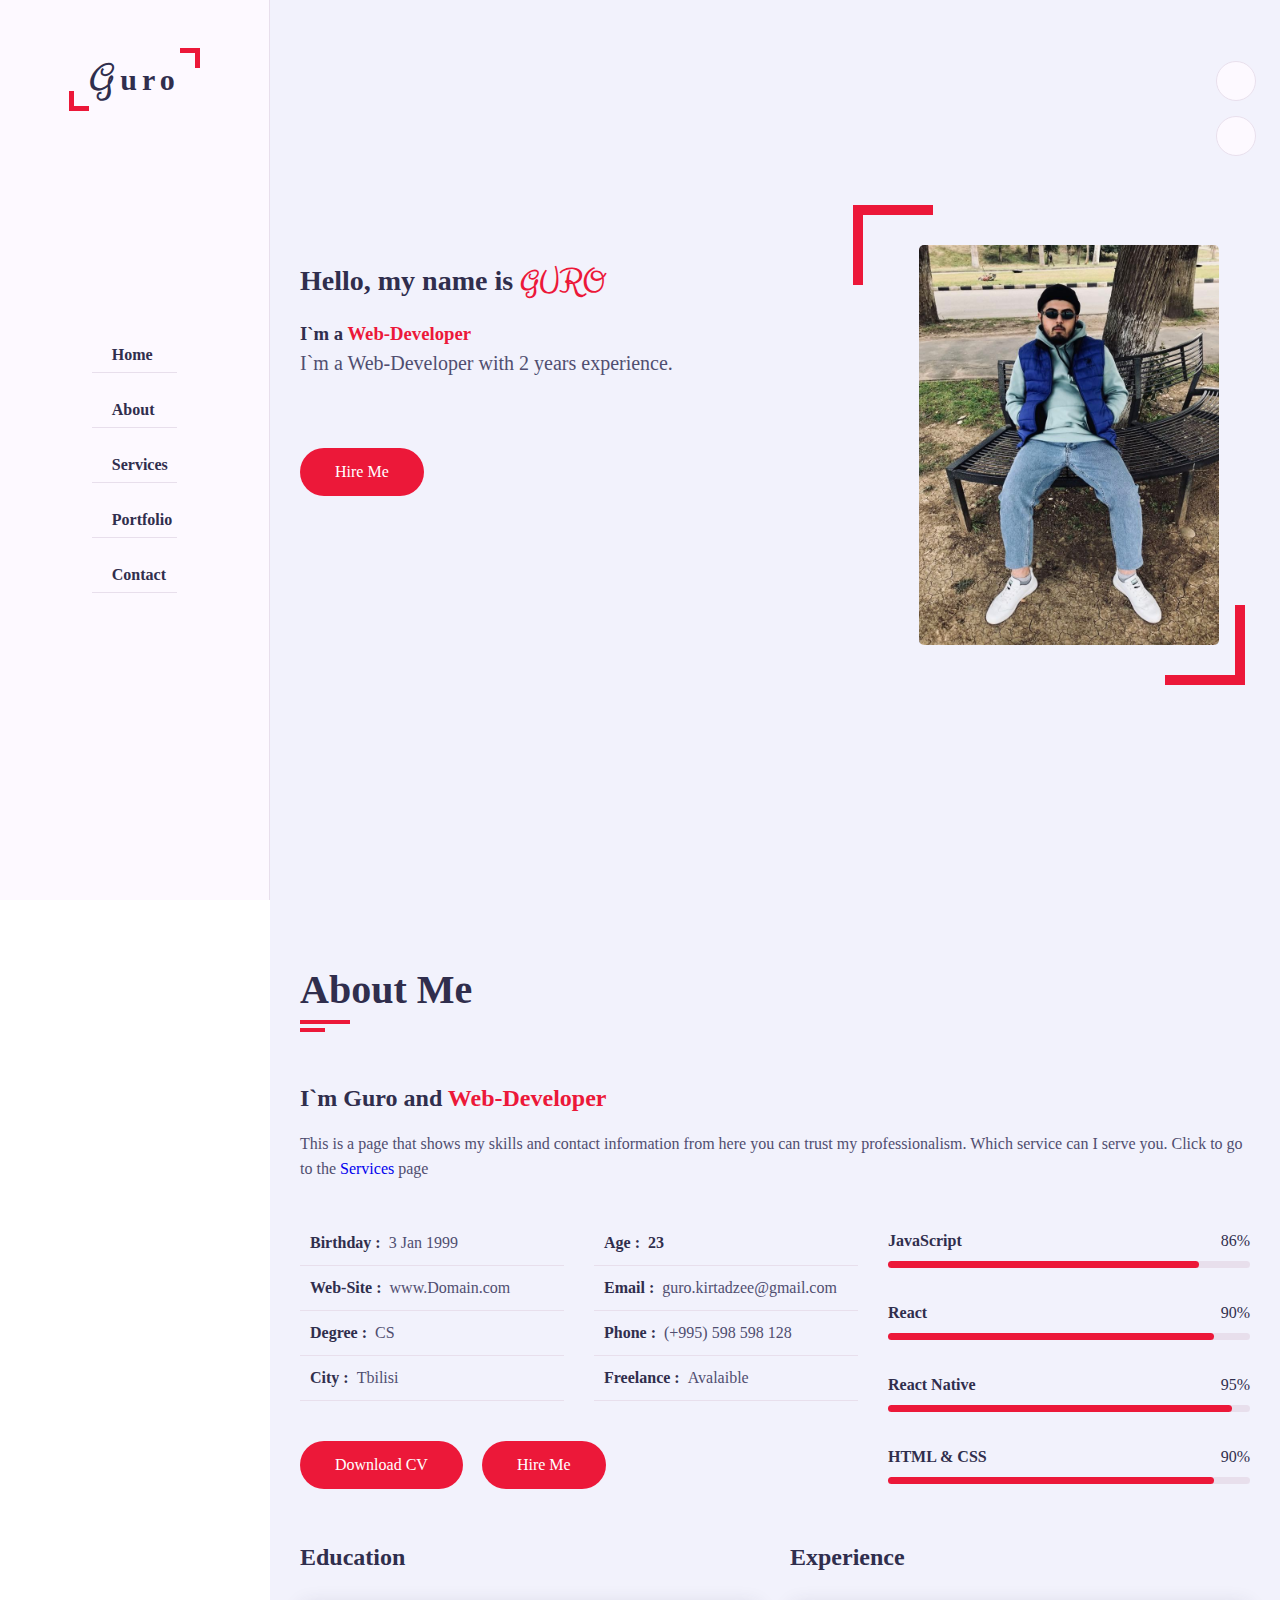
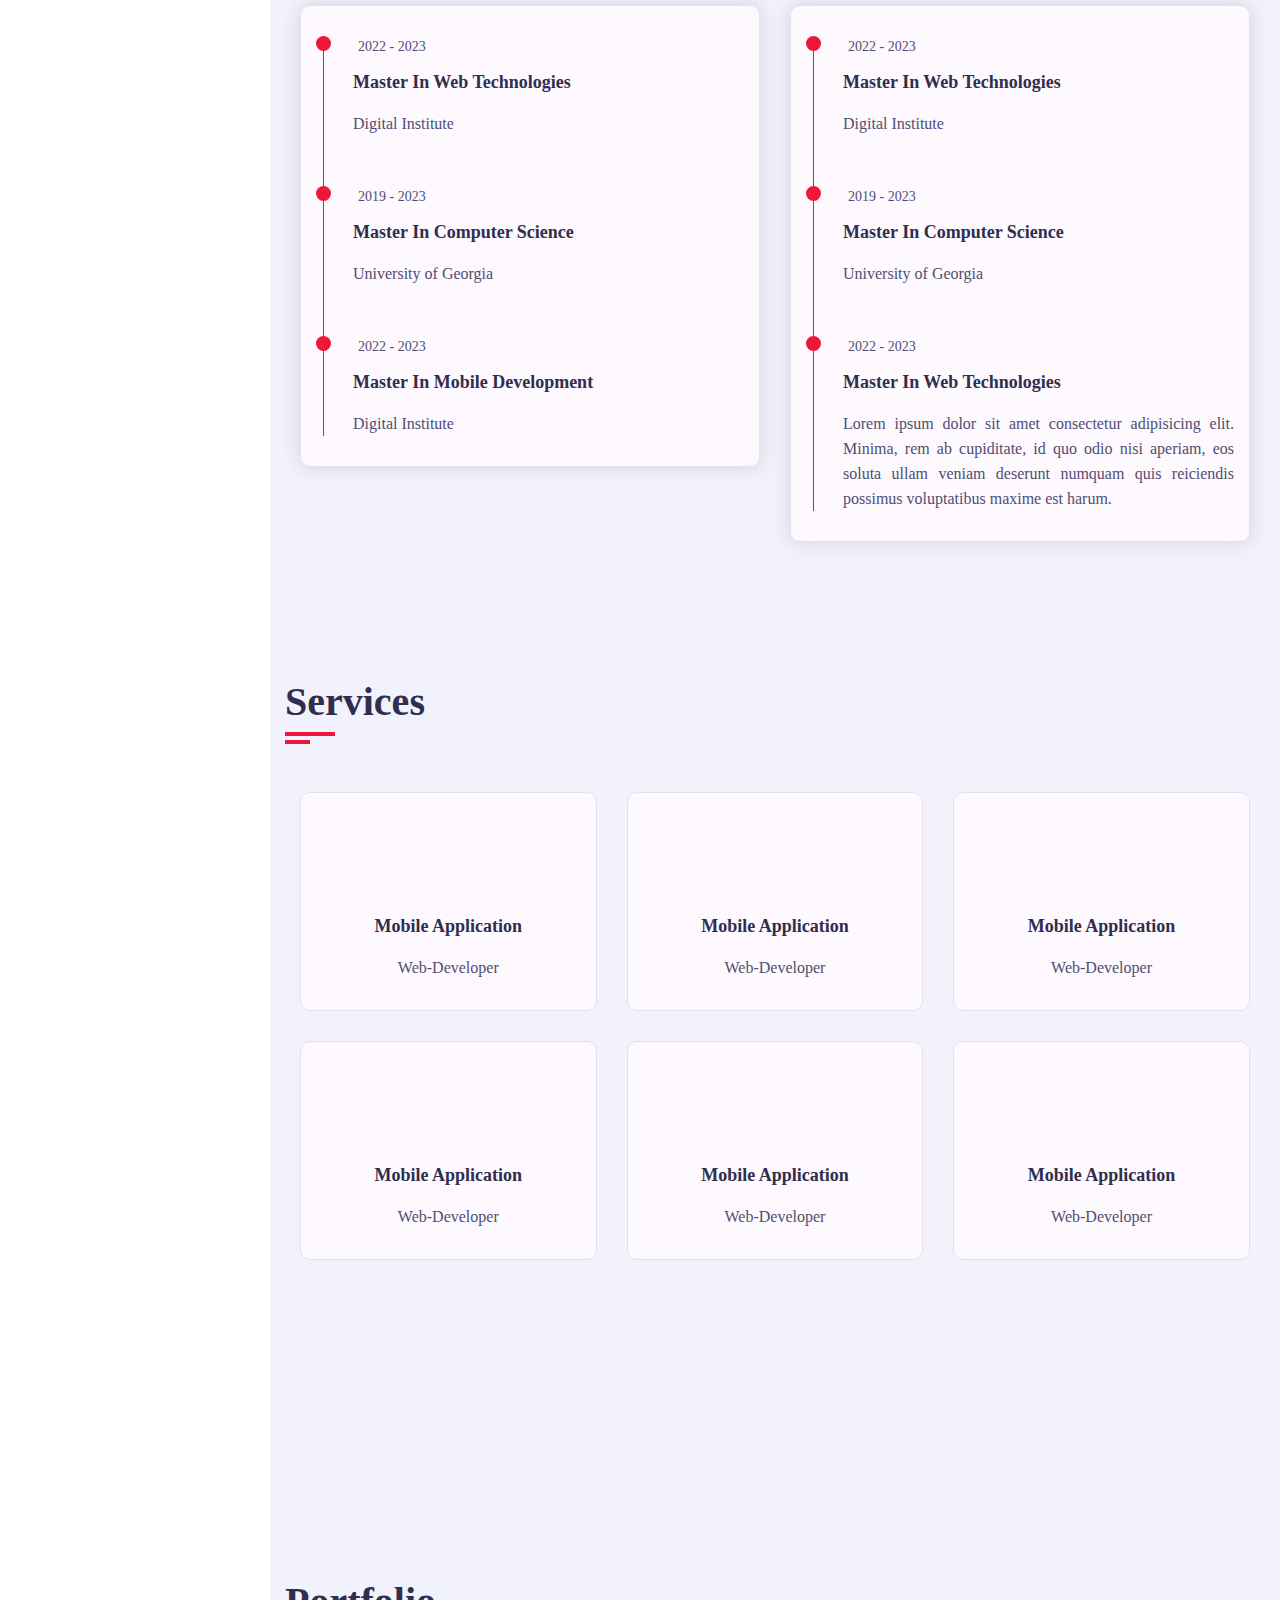
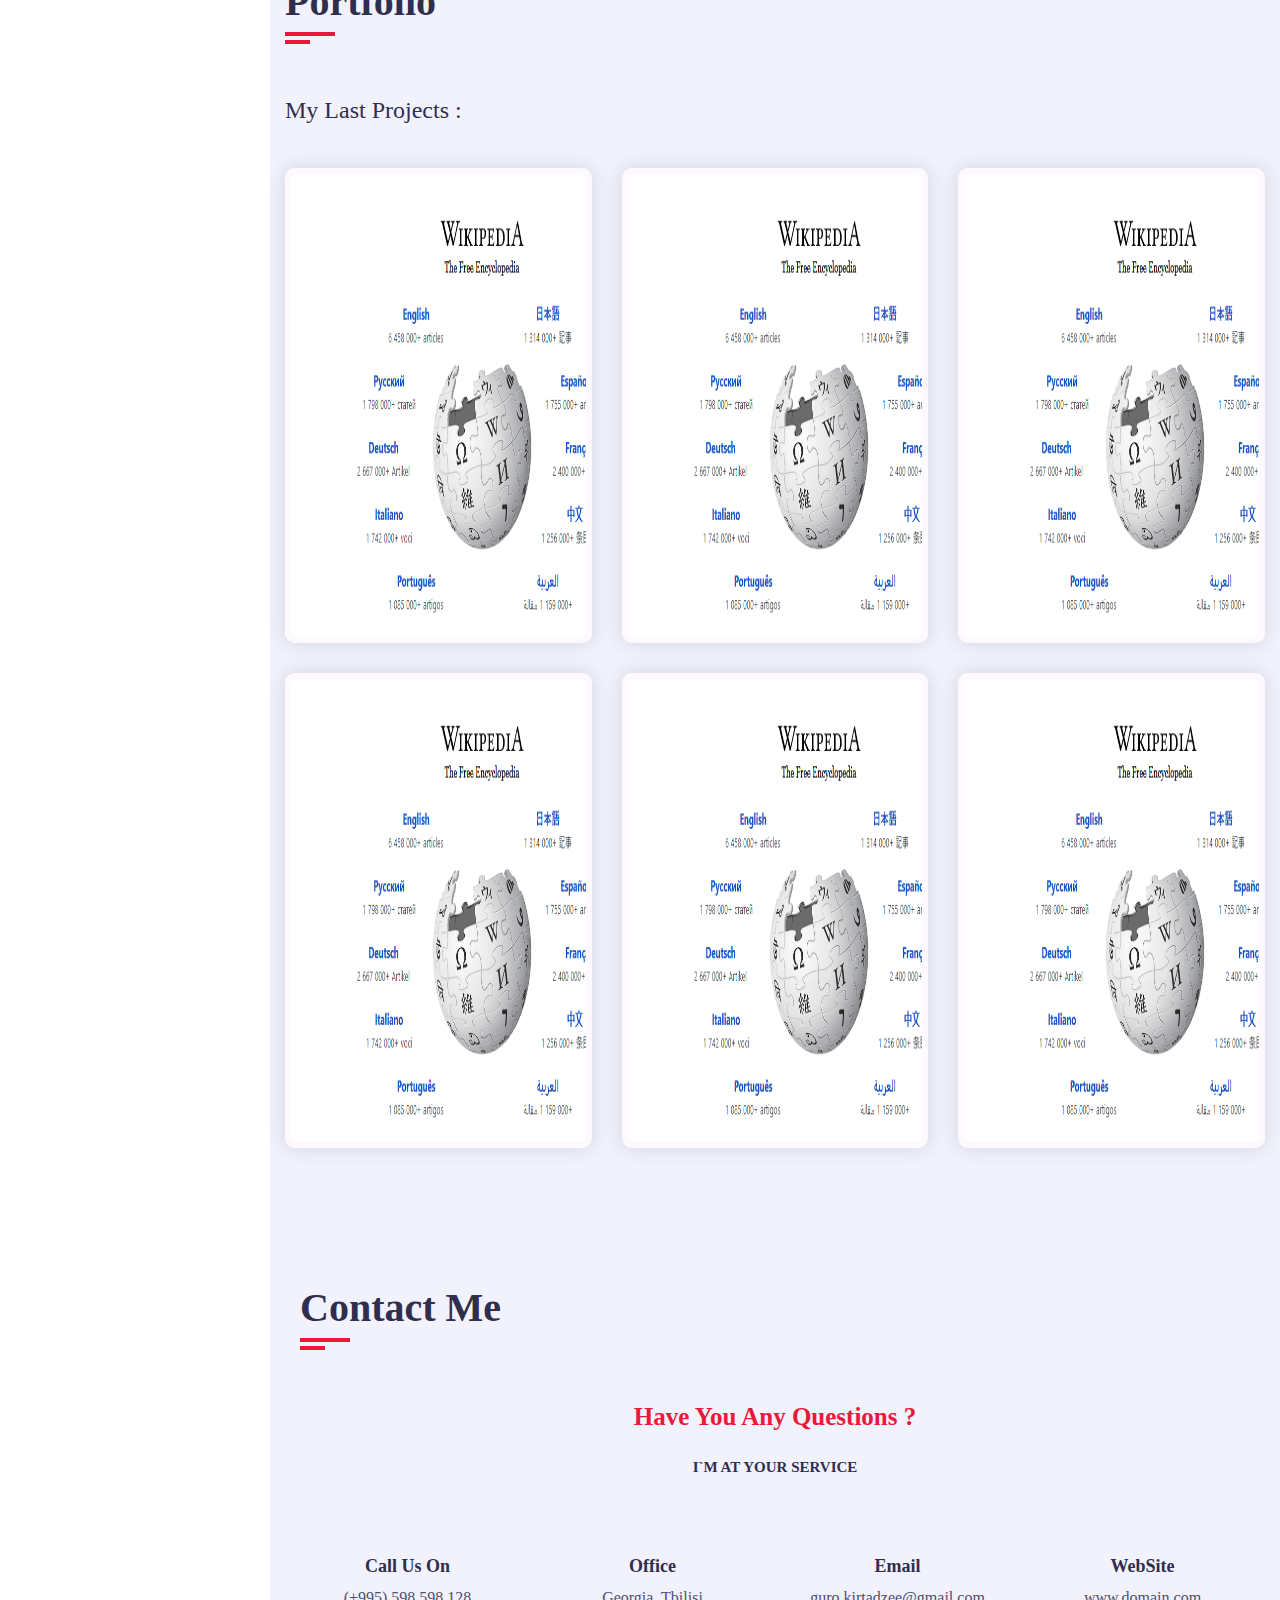
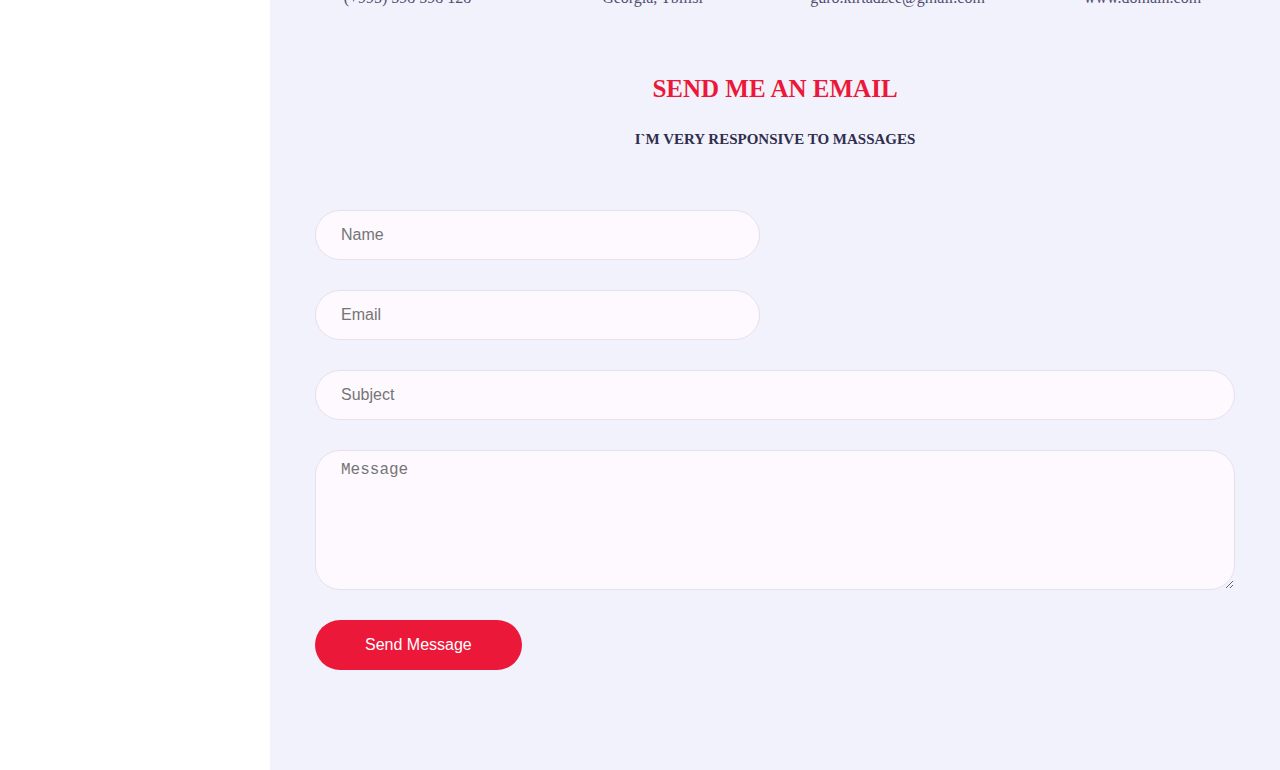
<file: index.html>
<html lang="en">
  <head>
    <meta charset="UTF-8" />
    <meta http-equiv="X-UA-Compatible" content="IE=edge" />
    <meta name="viewport" content="width=device-width, initial-scale=1.0" />
    <!-- CSS Files -->
    <link rel="stylesheet" href="./CSS/style.css" />
    <link rel="stylesheet" href="./CSS/skins/color-1.css" />
    <link rel="stylesheet" href="./CSS/style-switcher.css" />
    <!-- Alterative Style -->
    <link
      rel="stylesheet"
      href="./CSS/skins/color-1.css"
      class="alternate-style"
      title="color-1"
      disabled
    />
    <link
      rel="stylesheet"
      href="./CSS/skins/color-2.css"
      class="alternate-style"
      title="color-2"
      disabled
    />
    <link
      rel="stylesheet"
      href="./CSS/skins/color-3.css"
      class="alternate-style"
      title="color-3"
      disabled
    />
    <link
      rel="stylesheet"
      href="./CSS/skins/color-4.css"
      class="alternate-style"
      title="color-4"
      disabled
    />
    <link
      rel="stylesheet"
      href="./CSS/skins/color-5.css"
      class="alternate-style"
      title="color-5"
      disabled
    />
    <!-- Font Awesome -->
    <link
      rel="stylesheet"
      href="https://cdnjs.cloudflare.com/ajax/libs/font-awesome/6.1.1/css/all.min.css"
      integrity="sha512-KfkfwYDsLkIlwQp6LFnl8zNdLGxu9YAA1QvwINks4PhcElQSvqcyVLLD9aMhXd13uQjoXtEKNosOWaZqXgel0g=="
      crossorigin="anonymous"
      referrerpolicy="no-referrer"
    />
    <link rel="shortcut icon" href="./Img/FAV/GGred.svg" type="image/x-icon" />
    <title>G-Folio</title>
  </head>

  <body>
    <!-- Main Container Start -->
    <div class="main-container">
      <!-- Aside Start  -->
      <div class="aside">
        <div class="logo">
          <a href="#"><span>G</span>uro</a>
        </div>
        <div class="nav-toggler">
          <span></span>
        </div>
        <ul class="nav">
          <li>
            <a href="#home" class="active"><i class="fa fa-home"> </i>Home</a>
          </li>
          <li>
            <a href="#about"><i class="fa fa-user"> </i>About</a>
          </li>
          <li>
            <a href="#services"><i class="fa fa-list"> </i>Services</a>
          </li>
          <li>
            <a href="#portfolio"><i class="fa fa-briefcase"> </i>Portfolio</a>
          </li>
          <li>
            <a href="#contact"><i class="fa fa-comments"> </i>Contact</a>
          </li>
        </ul>
      </div>
      <!-- Aside End  -->

      <!-- Main Content Start  -->
      <div class="main-content">
        <!-- Home Section Start -->
        <section class="home section" id="home">
          <div class="container">
            <div class="row">
              <div class="home-info padd-15">
                <h3 class="hello">
                  Hello, my name is <span class="name">GURO</span>
                </h3>
                <h3 class="my-profession">
                  I`m a <span class="typing">Web-Developer</span>
                </h3>
                <p>I`m a Web-Developer with 2 years experience.</p>
                <a href="#contact" class="btn hire-me">Hire Me</a>
              </div>
              <div class="home-img padd-15">
                <img src="./Img/Guro.jpg" alt="Me" />
              </div>
            </div>
          </div>
        </section>
        <!-- Home Section End   -->

        <!-- About Section Start -->
        <section class="about section" id="about">
          <div class="container">
            <div class="row">
              <div class="section-title padd-15">
                <h2>About Me</h2>
              </div>
            </div>
            <div class="row">
              <div class="about-content padd-15">
                <div class="row">
                  <div class="about-text padd-15">
                    <h3>I`m Guro and <span>Web-Developer</span></h3>
                    <p>
                      This is a page that shows my skills and contact
                      information from here you can trust my professionalism.
                      Which service can I serve you. Click to go to the
                      <a href="#services">Services</a> page
                    </p>
                  </div>
                </div>
                <div class="row">
                  <div class="personal-info padd-15">
                    <div class="row">
                      <div class="info-item padd-15">
                        <p>Birthday : <span>3 Jan 1999</span></p>
                      </div>
                      <div class="info-item padd-15">
                        <p>Age : <span></span>23</p>
                      </div>
                      <div class="info-item padd-15">
                        <p>Web-Site : <span>www.Domain.com</span></p>
                      </div>
                      <div class="info-item padd-15">
                        <p>Email : <span>guro.kirtadzee@gmail.com</span></p>
                      </div>
                      <div class="info-item padd-15">
                        <p>Degree : <span>CS</span></p>
                      </div>
                      <div class="info-item padd-15">
                        <p>Phone : <span>(+995) 598 598 128</span></p>
                      </div>
                      <div class="info-item padd-15">
                        <p>City : <span>Tbilisi</span></p>
                      </div>
                      <div class="info-item padd-15">
                        <p>Freelance : <span>Avalaible</span></p>
                      </div>
                    </div>
                    <div class="row">
                      <div class="buttons padd-15">
                        <a href="#" class="btn">Download CV</a>
                        <a href="#contact" class="btn hire-me">Hire Me</a>
                      </div>
                    </div>
                  </div>
                  <div class="skills padd-15">
                    <div class="row">
                      <div class="skill-item padd-15">
                        <h5>JavaScript</h5>
                        <div class="progress">
                          <div class="progress-in" style="width: 86%"></div>
                          <div class="progress-percent">86%</div>
                        </div>
                      </div>
                      <div class="skill-item padd-15">
                        <h5>React</h5>
                        <div class="progress">
                          <div class="progress-in" style="width: 90%"></div>
                          <div class="progress-percent">90%</div>
                        </div>
                      </div>
                      <div class="skill-item padd-15">
                        <h5>React Native</h5>
                        <div class="progress">
                          <div class="progress-in" style="width: 95%"></div>
                          <div class="progress-percent">95%</div>
                        </div>
                      </div>
                      <div class="skill-item padd-15">
                        <h5>HTML & CSS</h5>
                        <div class="progress">
                          <div class="progress-in" style="width: 90%"></div>
                          <div class="progress-percent">90%</div>
                        </div>
                      </div>
                    </div>
                  </div>
                </div>
                <div class="row">
                  <div class="education padd-15">
                    <h3 class="title">Education</h3>
                    <div class="row">
                      <div class="timeline-box padd-15">
                        <div class="timeline shadow-dark">
                          <!-- Timeline Item -->
                          <div class="timeline-item">
                            <div class="circle-dot"></div>
                            <h3 class="timeline-date">
                              <i class="fa fa-calendar"></i>2022 - 2023
                            </h3>
                            <h4 class="timeline-title">
                              Master in Web Technologies
                            </h4>
                            <p class="timeline-text">Digital Institute</p>
                          </div>
                          <!-- Timeline Item -->
                          <div class="timeline-item">
                            <div class="circle-dot"></div>
                            <h3 class="timeline-date">
                              <i class="fa fa-calendar"></i>2019 - 2023
                            </h3>
                            <h4 class="timeline-title">
                              Master in Computer Science
                            </h4>
                            <p class="timeline-text">University of Georgia</p>
                          </div>
                          <!-- Timeline Item -->
                          <div class="timeline-item">
                            <div class="circle-dot"></div>
                            <h3 class="timeline-date">
                              <i class="fa fa-calendar"></i>2022 - 2023
                            </h3>
                            <h4 class="timeline-title">
                              Master in Mobile Development
                            </h4>
                            <p class="timeline-text">Digital Institute</p>
                          </div>
                        </div>
                      </div>
                    </div>
                  </div>
                  <div class="experience padd-15">
                    <h3 class="title">Experience</h3>
                    <div class="row">
                      <div class="timeline-box padd-15">
                        <div class="timeline shadow-dark">
                          <!-- Timeline Item -->
                          <div class="timeline-item">
                            <div class="circle-dot"></div>
                            <h3 class="timeline-date">
                              <i class="fa fa-calendar"></i>2022 - 2023
                            </h3>
                            <h4 class="timeline-title">
                              Master in Web Technologies
                            </h4>
                            <p class="timeline-text">Digital Institute</p>
                          </div>
                          <!-- Timeline Item -->
                          <div class="timeline-item">
                            <div class="circle-dot"></div>
                            <h3 class="timeline-date">
                              <i class="fa fa-calendar"></i>2019 - 2023
                            </h3>
                            <h4 class="timeline-title">
                              Master in Computer Science
                            </h4>
                            <p class="timeline-text">University of Georgia</p>
                          </div>
                          <!-- Timeline Item -->
                          <div class="timeline-item">
                            <div class="circle-dot"></div>
                            <h3 class="timeline-date">
                              <i class="fa fa-calendar"></i>2022 - 2023
                            </h3>
                            <h4 class="timeline-title">
                              Master in Web Technologies
                            </h4>
                            <p class="timeline-text">
                              Lorem ipsum dolor sit amet consectetur adipisicing
                              elit. Minima, rem ab cupiditate, id quo odio nisi
                              aperiam, eos soluta ullam veniam deserunt numquam
                              quis reiciendis possimus voluptatibus maxime est
                              harum.
                            </p>
                          </div>
                        </div>
                      </div>
                    </div>
                  </div>
                </div>
              </div>
            </div>
          </div>
        </section>
        <!-- About Section End -->
        <!-- Service Section Start -->
        <section class="service section" id="services">
          <div class="container">
            <div class="row">
              <div class="section-title">
                <h2>Services</h2>
              </div>
            </div>
            <div class="row">
              <!-- Service Item Start-->
              <div class="service-item padd-15">
                <div class="service-item-inner">
                  <div class="icon">
                    <i class="fa fa-mobile-alt"></i>
                  </div>
                  <h4>Mobile Application</h4>
                  <p>Web-Developer</p>
                </div>
              </div>
              <!-- Service Item End-->
              <!-- Service Item Start-->
              <div class="service-item padd-15">
                <div class="service-item-inner">
                  <div class="icon">
                    <i class="fa fa-laptop-code"></i>
                  </div>
                  <h4>Mobile Application</h4>
                  <p>Web-Developer</p>
                </div>
              </div>
              <!-- Service Item End-->
              <!-- Service Item Start-->
              <div class="service-item padd-15">
                <div class="service-item-inner">
                  <div class="icon">
                    <i class="fa fa-palette"></i>
                  </div>
                  <h4>Mobile Application</h4>
                  <p>Web-Developer</p>
                </div>
              </div>
              <!-- Service Item End-->
              <!-- Service Item Start-->
              <div class="service-item padd-15">
                <div class="service-item-inner">
                  <div class="icon">
                    <i class="fa fa-code"></i>
                  </div>
                  <h4>Mobile Application</h4>
                  <p>Web-Developer</p>
                </div>
              </div>
              <!-- Service Item End-->
              <!-- Service Item Start-->
              <div class="service-item padd-15">
                <div class="service-item-inner">
                  <div class="icon">
                    <i class="fa fa-search"></i>
                  </div>
                  <h4>Mobile Application</h4>
                  <p>Web-Developer</p>
                </div>
              </div>
              <!-- Service Item End-->
              <!-- Service Item Start-->
              <div class="service-item padd-15">
                <div class="service-item-inner">
                  <div class="icon">
                    <i class="fa fa-code-branch"></i>
                  </div>
                  <h4>Mobile Application</h4>
                  <p>Web-Developer</p>
                </div>
              </div>
              <!-- Service Item End-->
            </div>
          </div>
        </section>
        <!-- Service Section End -->
        <!-- Portfolio Section Start -->
        <section class="portfolio section" id="portfolio">
          <div class="container">
            <div class="row">
              <div class="section-title">
                <h2>Portfolio</h2>
              </div>
              <div class="row">
                <div class="portfolio-heading padd-15">
                  <h2>My Last Projects :</h2>
                </div>
              </div>
              <div class="row">
                <!-- porfolio item start -->
                <div class="portfolio-item padd-15">
                  <div class="portfolio-item-inner shadow-dark">
                    <div class="portflio-img">
                      <img
                        src="./Img/Wikipedia.png"
                        alt=""
                        style="width: 356px"
                        height="463px"
                      />
                    </div>
                  </div>
                </div>
                <!-- porfolio item end -->
                <!-- porfolio item start -->
                <div class="portfolio-item padd-15">
                  <div class="portfolio-item-inner shadow-dark">
                    <div class="portflio-img">
                      <img
                        src="./Img/Wikipedia.png"
                        alt=""
                        style="width: 356px"
                        height="463px"
                      />
                    </div>
                  </div>
                </div>
                <!-- porfolio item end -->
                <!-- porfolio item start -->
                <div class="portfolio-item padd-15">
                  <div class="portfolio-item-inner shadow-dark">
                    <div class="portflio-img">
                      <img
                        src="./Img/Wikipedia.png"
                        alt=""
                        style="width: 356px"
                        height="463px"
                      />
                    </div>
                  </div>
                </div>
                <!-- porfolio item end -->
                <!-- porfolio item start -->
                <div class="portfolio-item padd-15">
                  <div class="portfolio-item-inner shadow-dark">
                    <div class="portflio-img">
                      <img
                        src="./Img/Wikipedia.png"
                        alt=""
                        style="width: 356px"
                        height="463px"
                      />
                    </div>
                  </div>
                </div>
                <!-- porfolio item end -->
                <!-- porfolio item start -->
                <div class="portfolio-item padd-15">
                  <div class="portfolio-item-inner shadow-dark">
                    <div class="portflio-img">
                      <img
                        src="./Img/Wikipedia.png"
                        alt=""
                        style="width: 356px"
                        height="463px"
                      />
                    </div>
                  </div>
                </div>
                <!-- porfolio item end -->
                <!-- porfolio item start -->
                <div class="portfolio-item padd-15">
                  <div class="portfolio-item-inner shadow-dark">
                    <div class="portflio-img">
                      <img
                        src="./Img/Wikipedia.png"
                        alt=""
                        style="width: 356px"
                        height="463px"
                      />
                    </div>
                  </div>
                </div>
                <!-- porfolio item end -->
              </div>
            </div>
          </div>
        </section>
        <!-- Portfolio Section End -->
        <!-- Contact Section Start -->
        <section class="contact section" id="contact">
          <div class="container">
            <div class="row">
              <div class="section-title padd-15">
                <h2>Contact Me</h2>
              </div>
            </div>
            <h3 class="contact-title padd-15">Have You Any Questions ?</h3>
            <h4 class="contact-sub-title padd-15">I`M AT YOUR SERVICE</h4>
            <div class="row">
              <!-- Contact info item start -->
              <div class="contact-info-item padd-15">
                <div class="icon"><i class="fa fa-phone"></i></div>
                <h4>Call Us On</h4>
                <p>(+995) 598 598 128</p>
              </div>
              <!-- Contact info item end -->
              <!-- Contact info item start -->
              <div class="contact-info-item padd-15">
                <div class="icon"><i class="fa fa-map-marker-alt"></i></div>
                <h4>Office</h4>
                <p>Georgia, Tbilisi</p>
              </div>
              <!-- Contact info item end -->
              <!-- Contact info item start -->
              <div class="contact-info-item padd-15">
                <div class="icon"><i class="fa fa-envelope"></i></div>
                <h4>Email</h4>
                <p>guro.kirtadzee@gmail.com</p>
              </div>
              <!-- Contact info item end -->
              <!-- Contact info item start -->
              <div class="contact-info-item padd-15">
                <div class="icon"><i class="fa fa-globe-europe"></i></div>
                <h4>WebSite</h4>
                <p>www.domain.com</p>
              </div>
              <!-- Contact info item end -->
            </div>
            <h3 class="contact-title padd-15">SEND ME AN EMAIL</h3>
            <h4 class="contact-sub-title padd-15">
              I`M VERY RESPONSIVE TO MASSAGES
            </h4>
            <!-- Contact Form -->
            <div class="row">
              <div class="contact-form padd-15">
                <div class="form-item col-6 padd-15">
                  <div class="form-group">
                    <input
                      type="text"
                      class="form-control"
                      placeholder="Name"
                    />
                  </div>
                </div>
              </div>
              <div class="contact-form padd-15">
                <div class="form-item col-6 padd-15">
                  <div class="form-group">
                    <input
                      type="email"
                      class="form-control"
                      placeholder="Email"
                    />
                  </div>
                </div>
              </div>
            </div>
            <div class="row">
              <div class="contact-form padd-15">
                <div class="form-item col-12 padd-15">
                  <div class="form-group">
                    <input
                      type="text"
                      class="form-control"
                      placeholder="Subject"
                    />
                  </div>
                </div>
              </div>
            </div>
            <div class="row">
              <div class="contact-form padd-15">
                <div class="form-item col-12 padd-15">
                  <div class="form-group">
                    <textarea
                      name=""
                      class="form-control"
                      id=""
                      placeholder="Message"
                    ></textarea>
                  </div>
                </div>
              </div>
            </div>
            <div class="row">
              <div class="contact-form padd-15">
                <div class="form-item col-12 padd-15">
                  <button type="submit" class="btn">Send Message</button>
                </div>
              </div>
            </div>
          </div>
        </section>
        <!-- Contact Section End -->
      </div>
      <!-- Main Content End    -->
    </div>
    <!-- Main Container End -->
    <!-- Style Switcher Start -->
    <div class="style-switcher">
      <div class="style-switcher-toggler s-icon">
        <i class="fas fa-cog fa-spin"></i>
      </div>
      <div class="day-night s-icon">
        <i class="fas"></i>
      </div>
      <h4>Theme Colors</h4>
      <div class="colors">
        <span class="color-1" onclick="setActiveStyle('color-1')"></span>
        <span class="color-2" onclick="setActiveStyle('color-2')"></span>
        <span class="color-3" onclick="setActiveStyle('color-3')"></span>
        <span class="color-4" onclick="setActiveStyle('color-4')"></span>
        <span class="color-5" onclick="setActiveStyle('color-5')"></span>
      </div>
    </div>
    <!-- Style Switcher End -->
    <!-- JS Is Here -->
    <script src="./JS/script.js"></script>
    <script src="./JS/style-switcher.js"></script>
    <script src="https://code.jquery.com/jquery-3.6.0.js"></script>
  </body>
</html>
</file>
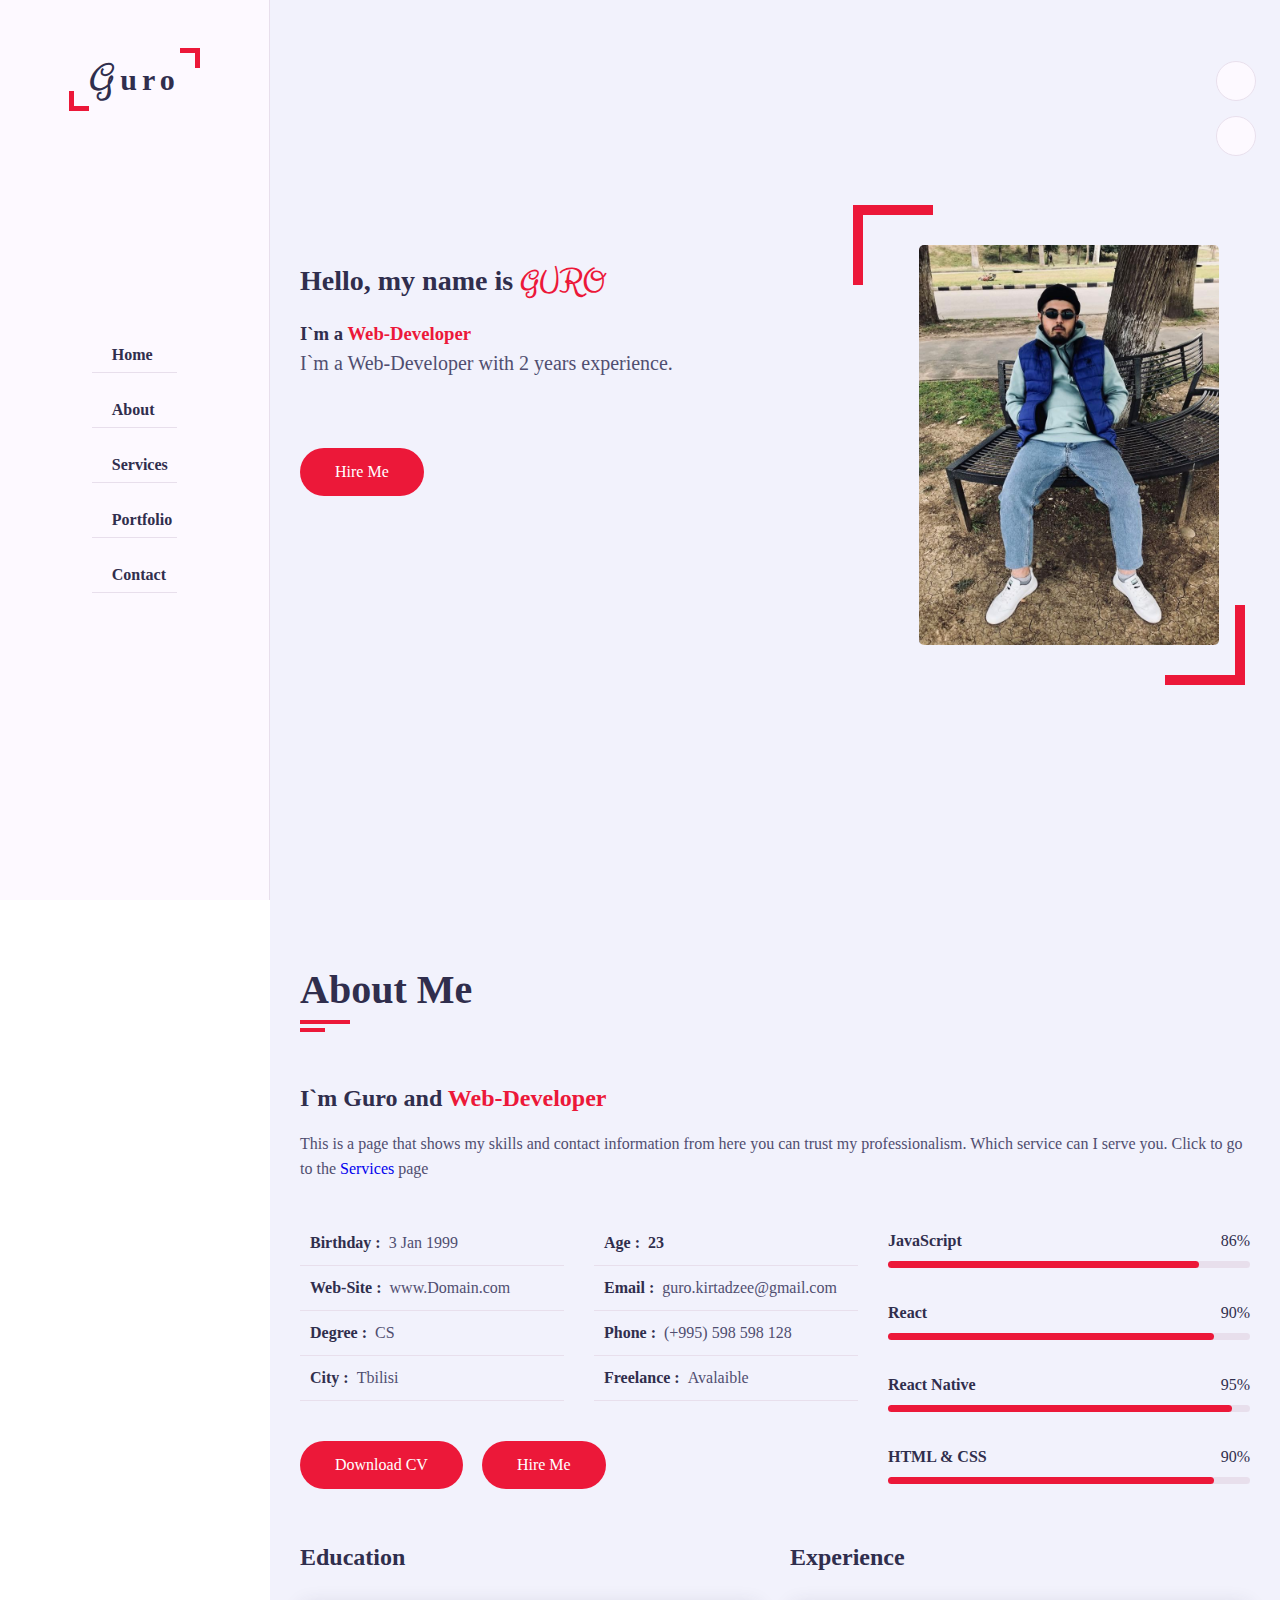
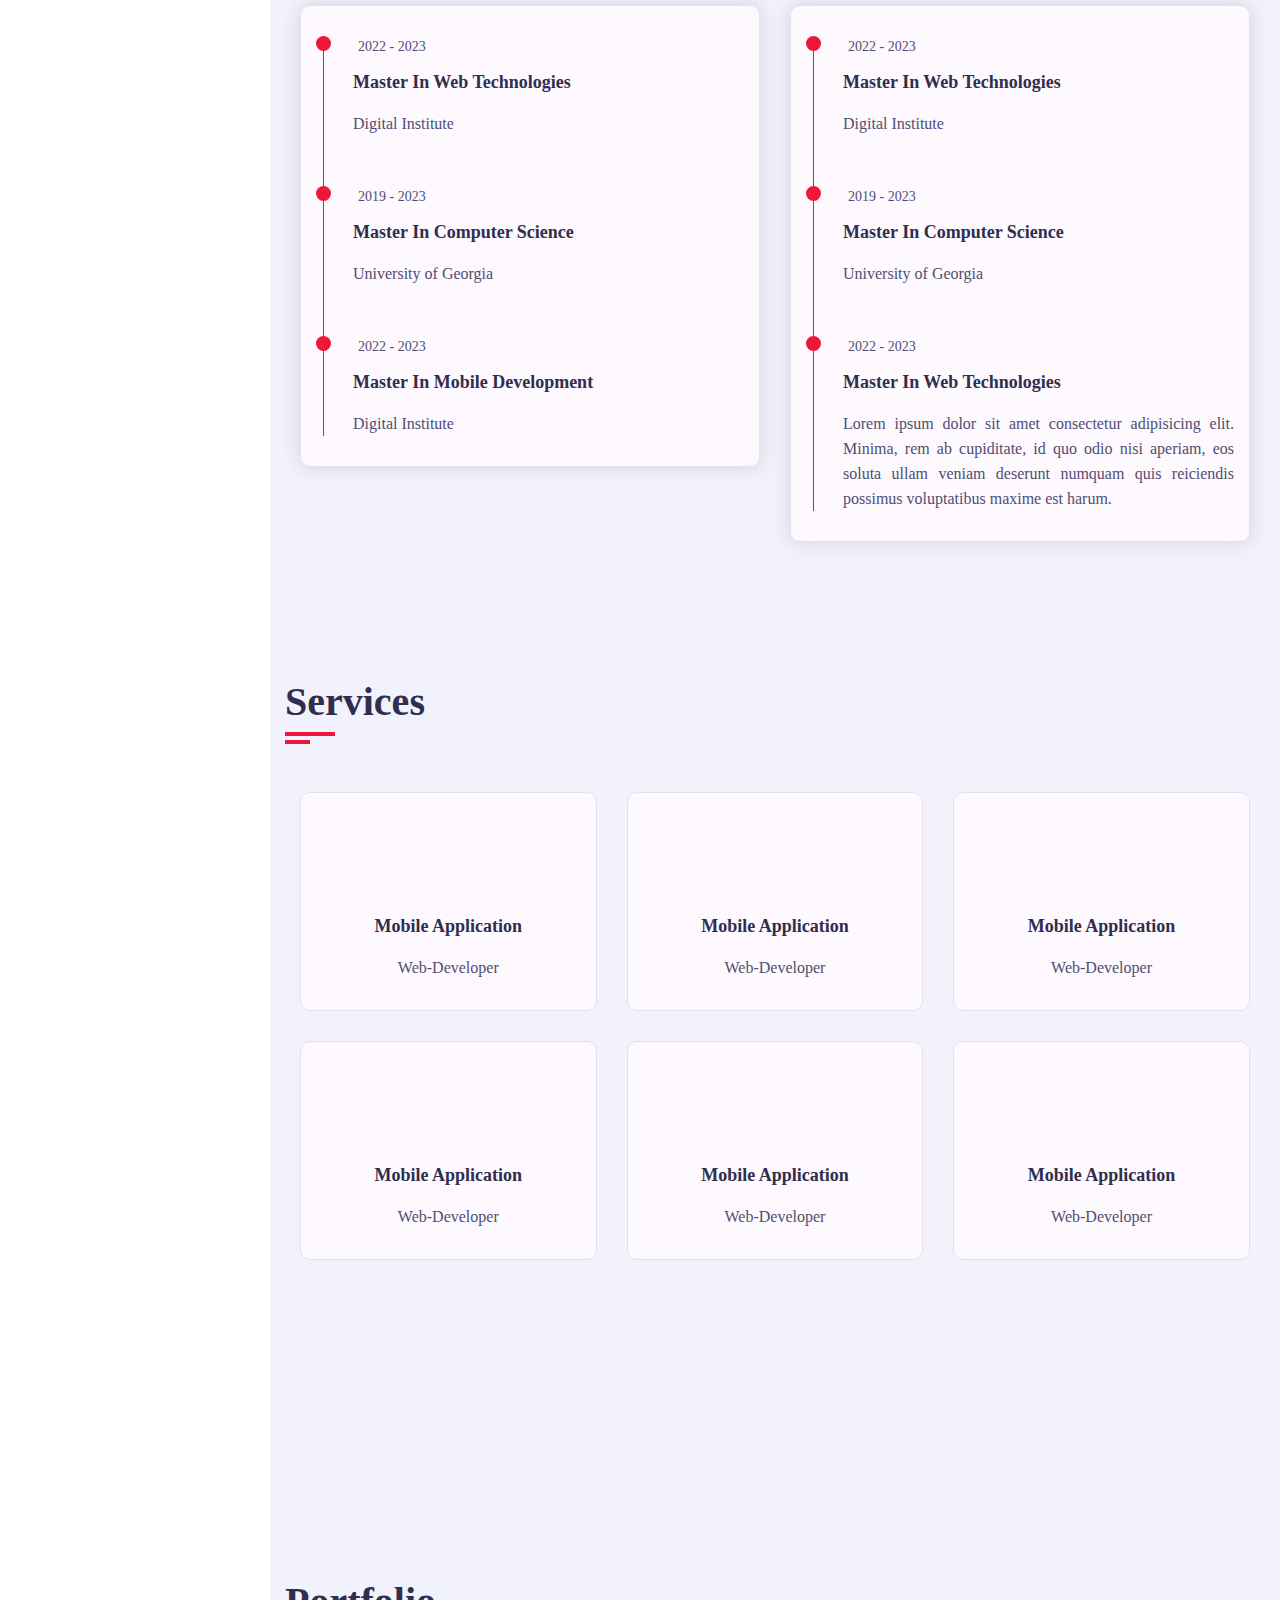
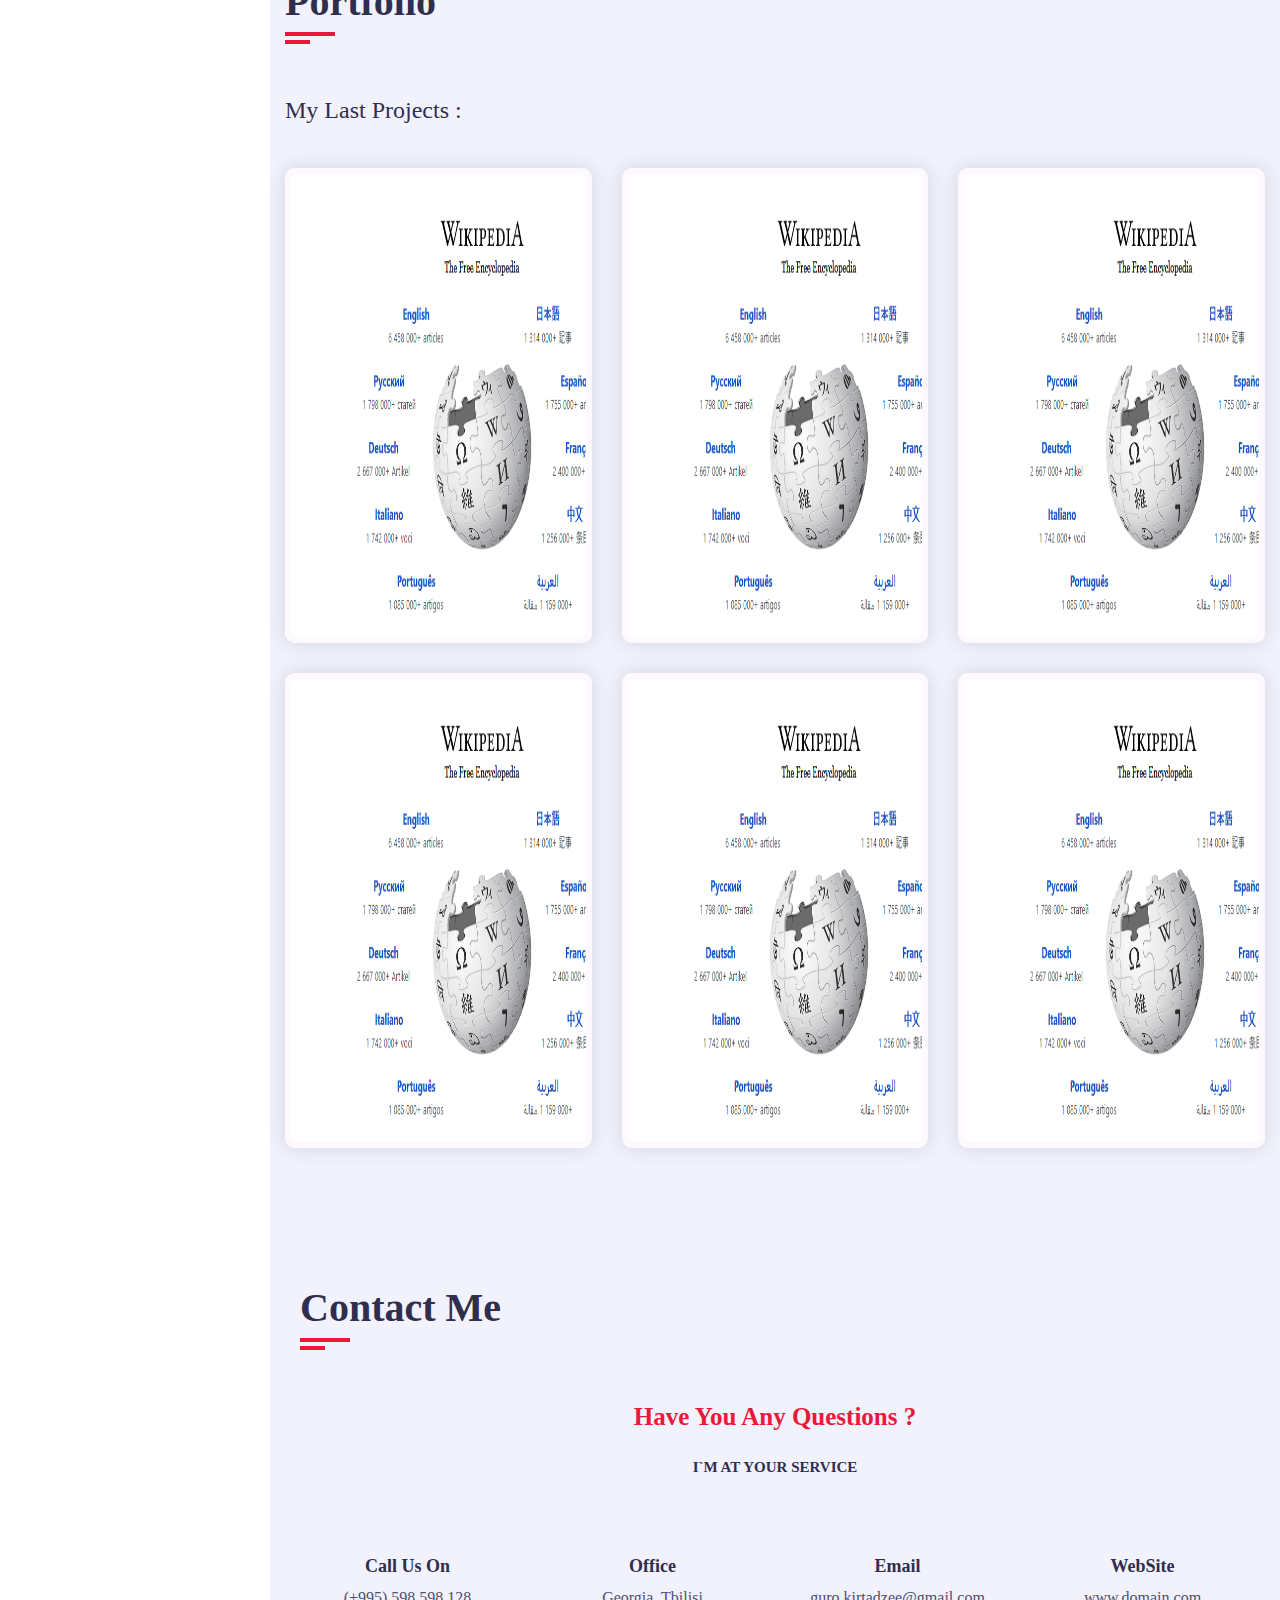
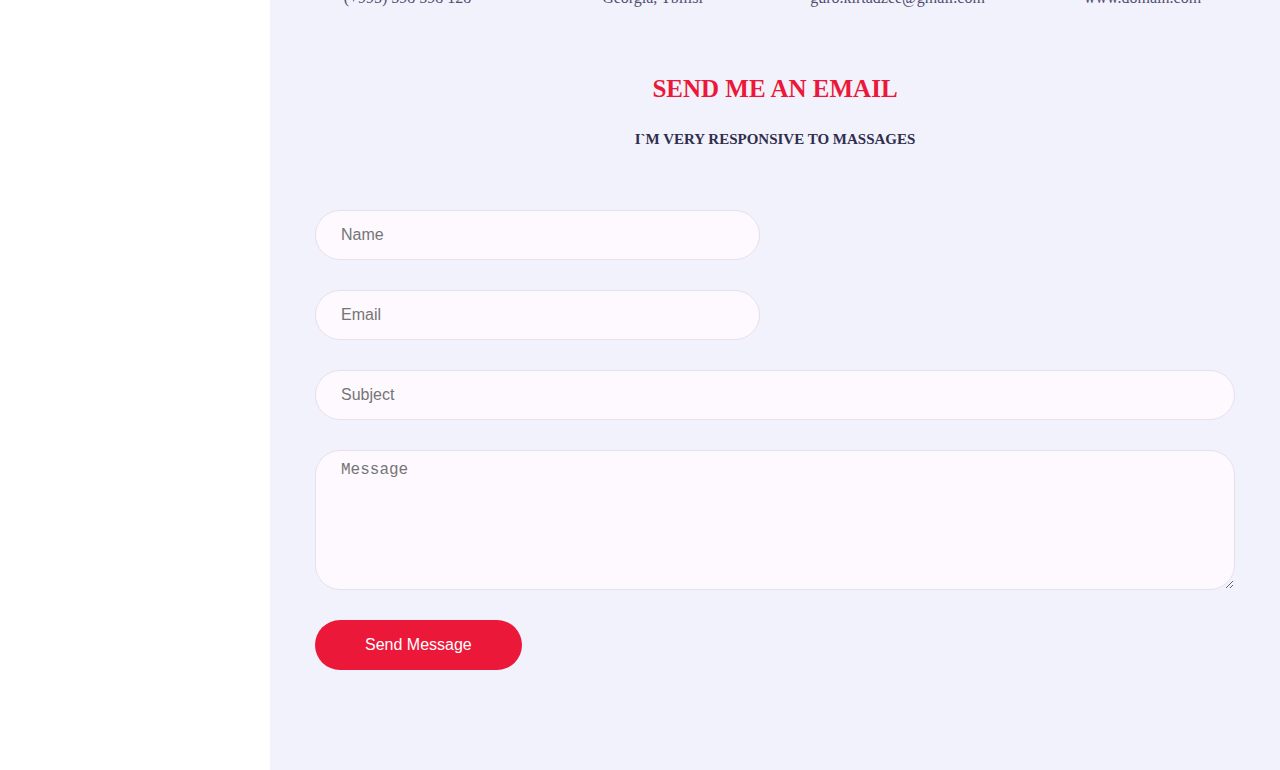
<file: contact.html>
<html lang="en">
  <head>
    <meta charset="UTF-8" />
    <meta http-equiv="X-UA-Compatible" content="IE=edge" />
    <meta name="viewport" content="width=device-width, initial-scale=1.0" />
    <!-- CSS Files -->
    <link rel="stylesheet" href="./CSS/style.css" />
    <link rel="stylesheet" href="./CSS/skins/color-1.css" />
    <link rel="stylesheet" href="./CSS/style-switcher.css" />
    <!-- Alterative Style -->
    <link
      rel="stylesheet"
      href="./CSS/skins/color-1.css"
      class="alternate-style"
      title="color-1"
      disabled
    />
    <link
      rel="stylesheet"
      href="./CSS/skins/color-2.css"
      class="alternate-style"
      title="color-2"
      disabled
    />
    <link
      rel="stylesheet"
      href="./CSS/skins/color-3.css"
      class="alternate-style"
      title="color-3"
      disabled
    />
    <link
      rel="stylesheet"
      href="./CSS/skins/color-4.css"
      class="alternate-style"
      title="color-4"
      disabled
    />
    <link
      rel="stylesheet"
      href="./CSS/skins/color-5.css"
      class="alternate-style"
      title="color-5"
      disabled
    />
    <!-- Font Awesome -->
    <link
      rel="stylesheet"
      href="https://cdnjs.cloudflare.com/ajax/libs/font-awesome/6.1.1/css/all.min.css"
      integrity="sha512-KfkfwYDsLkIlwQp6LFnl8zNdLGxu9YAA1QvwINks4PhcElQSvqcyVLLD9aMhXd13uQjoXtEKNosOWaZqXgel0g=="
      crossorigin="anonymous"
      referrerpolicy="no-referrer"
    />
    <link rel="shortcut icon" href="./Img/FAV/GGred.svg" type="image/x-icon" />
    <title>G-Folio</title>
  </head>

  <body>
    <!-- Main Container Start -->
    <div class="main-container">
      <!-- Aside Start  -->
      <div class="aside">
        <div class="logo">
          <a href="./index.html#home"><span>G</span>uro</a>
        </div>
        <div class="nav-toggler">
          <span></span>
        </div>
        <ul class="nav">
          <li>
            <a href="./index.html" class="active"
              ><i class="fa fa-home"> </i>Home</a
            >
          </li>
          <li>
            <a href="./index.html#about"><i class="fa fa-user"> </i>About</a>
          </li>
          <li>
            <a href="./index.html#services"
              ><i class="fa fa-list"> </i>Services</a
            >
          </li>
          <li>
            <a href="./index.html#portfolio"
              ><i class="fa fa-briefcase"> </i>Portfolio</a
            >
          </li>
          <li>
            <a href="./contact.html#contact"
              ><i class="fa fa-comments"> </i>Contact</a
            >
          </li>
        </ul>
      </div>
      <!-- Aside End  -->

      <!-- Main Content Start  -->
      <div class="main-content">
        <!-- Home Section Start -->
        <section class="home section" id="home">
          <div class="container">
            <div class="row">
              <div class="home-info padd-15">
                <h3 class="hello">
                  Hello, my name is <span class="name">GURO</span>
                </h3>
                <h3 class="my-profession">
                  I`m a <span class="typing">Web-Developer</span>
                </h3>
                <p>I`m a Web-Developer with 2 years experience.</p>
                <a href="#contact" class="btn hire-me">Hire Me</a>
              </div>
              <div class="home-img padd-15">
                <img src="./Img/Guro.jpg" alt="Me" />
              </div>
            </div>
          </div>
        </section>
        <!-- Home Section End   -->

        <!-- About Section Start -->
        <section class="about section" id="about">
          <div class="container">
            <div class="row">
              <div class="section-title padd-15">
                <h2>About Me</h2>
              </div>
            </div>
            <div class="row">
              <div class="about-content padd-15">
                <div class="row">
                  <div class="about-text padd-15">
                    <h3>I`m Guro and <span>Web-Developer</span></h3>
                    <p>
                      This is a page that shows my skills and contact
                      information from here you can trust my professionalism.
                      Which service can I serve you. Click to go to the
                      <a href="#services">Services</a> page
                    </p>
                  </div>
                </div>
                <div class="row">
                  <div class="personal-info padd-15">
                    <div class="row">
                      <div class="info-item padd-15">
                        <p>Birthday : <span>3 Jan 1999</span></p>
                      </div>
                      <div class="info-item padd-15">
                        <p>Age : <span></span>23</p>
                      </div>
                      <div class="info-item padd-15">
                        <p>Web-Site : <span>www.Domain.com</span></p>
                      </div>
                      <div class="info-item padd-15">
                        <p>Email : <span>guro.kirtadzee@gmail.com</span></p>
                      </div>
                      <div class="info-item padd-15">
                        <p>Degree : <span>CS</span></p>
                      </div>
                      <div class="info-item padd-15">
                        <p>Phone : <span>(+995) 598 598 128</span></p>
                      </div>
                      <div class="info-item padd-15">
                        <p>City : <span>Tbilisi</span></p>
                      </div>
                      <div class="info-item padd-15">
                        <p>Freelance : <span>Avalaible</span></p>
                      </div>
                    </div>
                    <div class="row">
                      <div class="buttons padd-15">
                        <a href="#" class="btn">Download CV</a>
                        <a href="#contact" class="btn hire-me">Hire Me</a>
                      </div>
                    </div>
                  </div>
                  <div class="skills padd-15">
                    <div class="row">
                      <div class="skill-item padd-15">
                        <h5>JavaScript</h5>
                        <div class="progress">
                          <div class="progress-in" style="width: 86%"></div>
                          <div class="progress-percent">86%</div>
                        </div>
                      </div>
                      <div class="skill-item padd-15">
                        <h5>React</h5>
                        <div class="progress">
                          <div class="progress-in" style="width: 90%"></div>
                          <div class="progress-percent">90%</div>
                        </div>
                      </div>
                      <div class="skill-item padd-15">
                        <h5>React Native</h5>
                        <div class="progress">
                          <div class="progress-in" style="width: 95%"></div>
                          <div class="progress-percent">95%</div>
                        </div>
                      </div>
                      <div class="skill-item padd-15">
                        <h5>HTML & CSS</h5>
                        <div class="progress">
                          <div class="progress-in" style="width: 90%"></div>
                          <div class="progress-percent">90%</div>
                        </div>
                      </div>
                    </div>
                  </div>
                </div>
                <div class="row">
                  <div class="education padd-15">
                    <h3 class="title">Education</h3>
                    <div class="row">
                      <div class="timeline-box padd-15">
                        <div class="timeline shadow-dark">
                          <!-- Timeline Item -->
                          <div class="timeline-item">
                            <div class="circle-dot"></div>
                            <h3 class="timeline-date">
                              <i class="fa fa-calendar"></i>2022 - 2023
                            </h3>
                            <h4 class="timeline-title">
                              Master in Web Technologies
                            </h4>
                            <p class="timeline-text">Digital Institute</p>
                          </div>
                          <!-- Timeline Item -->
                          <div class="timeline-item">
                            <div class="circle-dot"></div>
                            <h3 class="timeline-date">
                              <i class="fa fa-calendar"></i>2019 - 2023
                            </h3>
                            <h4 class="timeline-title">
                              Master in Computer Science
                            </h4>
                            <p class="timeline-text">University of Georgia</p>
                          </div>
                          <!-- Timeline Item -->
                          <div class="timeline-item">
                            <div class="circle-dot"></div>
                            <h3 class="timeline-date">
                              <i class="fa fa-calendar"></i>2022 - 2023
                            </h3>
                            <h4 class="timeline-title">
                              Master in Mobile Development
                            </h4>
                            <p class="timeline-text">Digital Institute</p>
                          </div>
                        </div>
                      </div>
                    </div>
                  </div>
                  <div class="experience padd-15">
                    <h3 class="title">Experience</h3>
                    <div class="row">
                      <div class="timeline-box padd-15">
                        <div class="timeline shadow-dark">
                          <!-- Timeline Item -->
                          <div class="timeline-item">
                            <div class="circle-dot"></div>
                            <h3 class="timeline-date">
                              <i class="fa fa-calendar"></i>2022 - 2023
                            </h3>
                            <h4 class="timeline-title">
                              Master in Web Technologies
                            </h4>
                            <p class="timeline-text">Digital Institute</p>
                          </div>
                          <!-- Timeline Item -->
                          <div class="timeline-item">
                            <div class="circle-dot"></div>
                            <h3 class="timeline-date">
                              <i class="fa fa-calendar"></i>2019 - 2023
                            </h3>
                            <h4 class="timeline-title">
                              Master in Computer Science
                            </h4>
                            <p class="timeline-text">University of Georgia</p>
                          </div>
                          <!-- Timeline Item -->
                          <div class="timeline-item">
                            <div class="circle-dot"></div>
                            <h3 class="timeline-date">
                              <i class="fa fa-calendar"></i>2022 - 2023
                            </h3>
                            <h4 class="timeline-title">
                              Master in Web Technologies
                            </h4>
                            <p class="timeline-text">
                              Lorem ipsum dolor sit amet consectetur adipisicing
                              elit. Minima, rem ab cupiditate, id quo odio nisi
                              aperiam, eos soluta ullam veniam deserunt numquam
                              quis reiciendis possimus voluptatibus maxime est
                              harum.
                            </p>
                          </div>
                        </div>
                      </div>
                    </div>
                  </div>
                </div>
              </div>
            </div>
          </div>
        </section>
        <!-- About Section End -->
        <!-- Service Section Start -->
        <section class="service section" id="services">
          <div class="container">
            <div class="row">
              <div class="section-title">
                <h2>Services</h2>
              </div>
            </div>
            <div class="row">
              <!-- Service Item Start-->
              <div class="service-item padd-15">
                <div class="service-item-inner">
                  <div class="icon">
                    <i class="fa fa-mobile-alt"></i>
                  </div>
                  <h4>Mobile Application</h4>
                  <p>Web-Developer</p>
                </div>
              </div>
              <!-- Service Item End-->
              <!-- Service Item Start-->
              <div class="service-item padd-15">
                <div class="service-item-inner">
                  <div class="icon">
                    <i class="fa fa-laptop-code"></i>
                  </div>
                  <h4>Mobile Application</h4>
                  <p>Web-Developer</p>
                </div>
              </div>
              <!-- Service Item End-->
              <!-- Service Item Start-->
              <div class="service-item padd-15">
                <div class="service-item-inner">
                  <div class="icon">
                    <i class="fa fa-palette"></i>
                  </div>
                  <h4>Mobile Application</h4>
                  <p>Web-Developer</p>
                </div>
              </div>
              <!-- Service Item End-->
              <!-- Service Item Start-->
              <div class="service-item padd-15">
                <div class="service-item-inner">
                  <div class="icon">
                    <i class="fa fa-code"></i>
                  </div>
                  <h4>Mobile Application</h4>
                  <p>Web-Developer</p>
                </div>
              </div>
              <!-- Service Item End-->
              <!-- Service Item Start-->
              <div class="service-item padd-15">
                <div class="service-item-inner">
                  <div class="icon">
                    <i class="fa fa-search"></i>
                  </div>
                  <h4>Mobile Application</h4>
                  <p>Web-Developer</p>
                </div>
              </div>
              <!-- Service Item End-->
              <!-- Service Item Start-->
              <div class="service-item padd-15">
                <div class="service-item-inner">
                  <div class="icon">
                    <i class="fa fa-code-branch"></i>
                  </div>
                  <h4>Mobile Application</h4>
                  <p>Web-Developer</p>
                </div>
              </div>
              <!-- Service Item End-->
            </div>
          </div>
        </section>
        <!-- Service Section End -->
        <!-- Portfolio Section Start -->
        <section class="portfolio section" id="portfolio">
          <div class="container">
            <div class="row">
              <div class="section-title">
                <h2>Portfolio</h2>
              </div>
              <div class="row">
                <div class="portfolio-heading padd-15">
                  <h2>My Last Projects :</h2>
                </div>
              </div>
              <div class="row">
                <!-- porfolio item start -->
                <div class="portfolio-item padd-15">
                  <div class="portfolio-item-inner shadow-dark">
                    <div class="portflio-img">
                      <img
                        src="./Img/Wikipedia.png"
                        alt=""
                        style="width: 356px"
                        height="463px"
                      />
                    </div>
                  </div>
                </div>
                <!-- porfolio item end -->
                <!-- porfolio item start -->
                <div class="portfolio-item padd-15">
                  <div class="portfolio-item-inner shadow-dark">
                    <div class="portflio-img">
                      <img
                        src="./Img/Wikipedia.png"
                        alt=""
                        style="width: 356px"
                        height="463px"
                      />
                    </div>
                  </div>
                </div>
                <!-- porfolio item end -->
                <!-- porfolio item start -->
                <div class="portfolio-item padd-15">
                  <div class="portfolio-item-inner shadow-dark">
                    <div class="portflio-img">
                      <img
                        src="./Img/Wikipedia.png"
                        alt=""
                        style="width: 356px"
                        height="463px"
                      />
                    </div>
                  </div>
                </div>
                <!-- porfolio item end -->
                <!-- porfolio item start -->
                <div class="portfolio-item padd-15">
                  <div class="portfolio-item-inner shadow-dark">
                    <div class="portflio-img">
                      <img
                        src="./Img/Wikipedia.png"
                        alt=""
                        style="width: 356px"
                        height="463px"
                      />
                    </div>
                  </div>
                </div>
                <!-- porfolio item end -->
                <!-- porfolio item start -->
                <div class="portfolio-item padd-15">
                  <div class="portfolio-item-inner shadow-dark">
                    <div class="portflio-img">
                      <img
                        src="./Img/Wikipedia.png"
                        alt=""
                        style="width: 356px"
                        height="463px"
                      />
                    </div>
                  </div>
                </div>
                <!-- porfolio item end -->
                <!-- porfolio item start -->
                <div class="portfolio-item padd-15">
                  <div class="portfolio-item-inner shadow-dark">
                    <div class="portflio-img">
                      <img
                        src="./Img/Wikipedia.png"
                        alt=""
                        style="width: 356px"
                        height="463px"
                      />
                    </div>
                  </div>
                </div>
                <!-- porfolio item end -->
              </div>
            </div>
          </div>
        </section>
        <!-- Portfolio Section End -->
        <!-- Contact Section Start -->
        <section class="contact section" id="contact">
          <div class="container">
            <div class="row">
              <div class="section-title padd-15">
                <h2>Contact Me</h2>
              </div>
            </div>
            <h3 class="contact-title padd-15">Have You Any Questions ?</h3>
            <h4 class="contact-sub-title padd-15">I`M AT YOUR SERVICE</h4>
            <div class="row">
              <!-- Contact info item start -->
              <div class="contact-info-item padd-15">
                <div class="icon"><i class="fa fa-phone"></i></div>
                <h4>Call Us On</h4>
                <p>(+995) 598 598 128</p>
              </div>
              <!-- Contact info item end -->
              <!-- Contact info item start -->
              <div class="contact-info-item padd-15">
                <div class="icon"><i class="fa fa-map-marker-alt"></i></div>
                <h4>Office</h4>
                <p>Georgia, Tbilisi</p>
              </div>
              <!-- Contact info item end -->
              <!-- Contact info item start -->
              <div class="contact-info-item padd-15">
                <div class="icon"><i class="fa fa-envelope"></i></div>
                <h4>Email</h4>
                <p>guro.kirtadzee@gmail.com</p>
              </div>
              <!-- Contact info item end -->
              <!-- Contact info item start -->
              <div class="contact-info-item padd-15">
                <div class="icon"><i class="fa fa-globe-europe"></i></div>
                <h4>WebSite</h4>
                <p>www.domain.com</p>
              </div>
              <!-- Contact info item end -->
            </div>
            <h3 class="contact-title padd-15">SEND ME AN EMAIL</h3>
            <h4 class="contact-sub-title padd-15">
              I`M VERY RESPONSIVE TO MASSAGES
            </h4>
            <!-- Contact Form -->
            <div class="row">
              <div class="contact-form padd-15">
                <div class="form-item col-6 padd-15">
                  <div class="form-group">
                    <input
                      type="text"
                      class="form-control"
                      placeholder="Name"
                    />
                  </div>
                </div>
              </div>
              <div class="contact-form padd-15">
                <div class="form-item col-6 padd-15">
                  <div class="form-group">
                    <input
                      type="email"
                      class="form-control"
                      placeholder="Email"
                    />
                  </div>
                </div>
              </div>
            </div>
            <div class="row">
              <div class="contact-form padd-15">
                <div class="form-item col-12 padd-15">
                  <div class="form-group">
                    <input
                      type="text"
                      class="form-control"
                      placeholder="Subject"
                    />
                  </div>
                </div>
              </div>
            </div>
            <div class="row">
              <div class="contact-form padd-15">
                <div class="form-item col-12 padd-15">
                  <div class="form-group">
                    <textarea
                      name=""
                      class="form-control"
                      id=""
                      placeholder="Message"
                    ></textarea>
                  </div>
                </div>
              </div>
            </div>
            <div class="row">
              <div class="contact-form padd-15">
                <div class="form-item col-12 padd-15">
                  <button type="submit" class="btn">Send Message</button>
                </div>
              </div>
            </div>
          </div>
        </section>
        <!-- Contact Section End -->
      </div>
      <!-- Main Content End    -->
    </div>
    <!-- Main Container End -->
    <!-- Style Switcher Start -->
    <div class="style-switcher">
      <div class="style-switcher-toggler s-icon">
        <i class="fas fa-cog fa-spin"></i>
      </div>
      <div class="day-night s-icon">
        <i class="fas"></i>
      </div>
      <h4>Theme Colors</h4>
      <div class="colors">
        <span class="color-1" onclick="setActiveStyle('color-1')"></span>
        <span class="color-2" onclick="setActiveStyle('color-2')"></span>
        <span class="color-3" onclick="setActiveStyle('color-3')"></span>
        <span class="color-4" onclick="setActiveStyle('color-4')"></span>
        <span class="color-5" onclick="setActiveStyle('color-5')"></span>
      </div>
    </div>
    <!-- Style Switcher End -->
    <!-- JS Is Here -->
    <script src="./JS/script.js"></script>
    <script src="./JS/style-switcher.js"></script>
    <script src="https://code.jquery.com/jquery-3.6.0.js"></script>
  </body>
</html>
</file>
<file: CSS/style.css>
@import url("https://fonts.googleapis.com/css2?family=Clicker+Script&family=Poppins:wght@200;300;400;500;600;700&display=swap");

:root {
  --bg-black-900: #f2f2fc;
  --bg-black-100: #fdf9ff;
  --bg-black-50: #e8dfec;
  --text-black-900: #302e4d;
  --text-black-700: #504e70;
}

body.dark {
  --bg-black-900: #151515;
  --bg-black-100: #222222;
  --bg-black-50: #393939;
  --text-black-900: #ffffff;
  --text-black-700: #e9e9e9;
}

body {
  line-height: 1.5;
  font-size: 16px;
  font-family: "Poppins" sans-serif;
}

* {
  margin: 0;
  padding: 0;
  outline: none;
  text-decoration: none;
  box-sizing: border-box;
}

::before,
::after {
  box-sizing: border-box;
}

ul {
  list-style: none;
}

.section {
  background: var(--bg-black-900);
  min-height: 100vh;
  display: block;
  padding: 0 30px;
  opacity: 1;
}

.hidden {
  display: none !important;
}

.main-content {
  padding-left: 270px;
}

.padd-15 {
  padding-left: 15px;
  padding-right: 15px;
}

.container {
  max-width: 1100px;
  width: 100%;
  margin: auto;
}

.section .container {
  padding-top: 60px;
  padding-bottom: 70px;
}

.section-title {
  flex: 0 0 100%;
  max-width: 100%;
  margin-bottom: 60px;
}

.section-title h2 {
  font-size: 40px;
  color: var(--text-black-900);
  position: relative;
}

.section-title h2::before {
  content: "";
  height: 4px;
  width: 50px;
  background-color: var(--skin-color);
  position: absolute;
  top: 100%;
  left: 0;
}

.section-title h2::after {
  content: "";
  height: 4px;
  width: 25px;
  background-color: var(--skin-color);
  position: absolute;
  top: 100%;
  left: 0;
  margin-top: 8px;
}

.row {
  display: flex;
  flex-wrap: wrap;
  margin-left: -15px;
  margin-right: -15px;
  position: relative;
}

.btn {
  font-size: 16px;
  font-weight: 500;
  padding: 12px 35px;
  color: white;
  border-radius: 40px;
  display: inline-block;
  white-space: nowrap;
  border: none;
  background: var(--skin-color);
  transition: all 0.3s ease;
}

.btn:hover {
  transform: scale(1.05);
}

.shadow-dark {
  box-shadow: 0 0 20px rgba(48, 46, 77, 0.15);
}

/* aside */

.aside {
  width: 270px;
  background: var(--bg-black-100);
  position: fixed;
  left: 0;
  top: 0;
  padding: 30px;
  height: 100%;
  border-right: 1px solid var(--bg-black-50);
  display: flex;
  justify-content: center;
  align-items: center;
  z-index: 10;
}

.aside .logo {
  position: absolute;
  top: 50px;
  font-size: 30px;
  text-transform: capitalize;
}

.aside .logo a {
  color: var(--text-black-900);
  font-weight: 700;
  padding: 15px 20px;
  font-size: 30px;
  letter-spacing: 5px;
  position: relative;
}

.aside .logo a span {
  font-family: "Clicker Script", cursive;
  font-size: 40px;
}

.aside .logo a::before {
  content: "";
  position: absolute;
  width: 20px;
  height: 20px;
  border-bottom: 5px solid var(--skin-color);
  border-left: 5px solid var(--skin-color);
  bottom: 0;
  left: 0;
}

.aside .logo a::after {
  content: "";
  position: absolute;
  width: 20px;
  height: 20px;
  border-top: 5px solid var(--skin-color);
  border-right: 5px solid var(--skin-color);
  top: 0;
  right: 0;
}

.aside .nav-toggler {
  height: 40px;
  width: 45px;
  border: 1px solid var(--bg-black-50);
  cursor: pointer;
  position: fixed;
  left: 300px;
  top: 20px;
  border-radius: 5px;
  background-color: var(--bg-black-100);
  display: none;
  align-items: center;
  justify-content: center;
}

.aside .nav-toggler span {
  height: 2px;
  width: 18px;
  background: var(--skin-color);
  display: inline-block;
  position: relative;
}

.aside .nav-toggler span::before {
  content: "";
  height: 2px;
  width: 18px;
  background: var(--skin-color);
  position: absolute;
  top: -6px;
  left: 0;
}

.aside .nav-toggler span::after {
  content: "";
  height: 2px;
  width: 18px;
  background: var(--skin-color);
  position: absolute;
  top: 6px;
  left: 0;
}

.aside .nav {
  margin-top: 50px;
}

.aside .nav li {
  margin-bottom: 20px;
  display: block;
}

.aside .nav li a {
  font-size: 16px;
  font-weight: 600;
  display: block;
  border-bottom: 1px solid var(--bg-black-50);
  color: var(--text-black-900);
  padding: 5px;
}

/* .aside .nav li a.active {
  color: var(--skin-color);
} */

.aside .nav li a:hover {
  color: var(--skin-color);
  transition: all 0.4s ease;
}

.aside .nav li a i {
  margin-right: 15px;
}

/* Home */

.home {
  min-height: 100vh;
  display: flex;
  color: var(--text-black-900);
}

.home .home-info {
  flex: 0 0 60%;
  max-width: 60%;
}

h3.hello {
  font-size: 28px;
  margin: 15px 0;
}

h3.hello span {
  font-family: "Clicker Script", cursive;
  font-size: 30px;
  font-weight: 700;
  color: var(--skin-color);
}

h3.my-proffesion {
  font-size: 30px;
  margin: 15px 0;
}

.typing {
  color: var(--skin-color);
}

.home-info p {
  margin-bottom: 70px;
  font-size: 20px;
  color: var(--text-black-700);
}

.home .home-img {
  flex: 0 0 40%;
  max-width: 40%;
  text-align: center;
  position: relative;
}

.home-img::after {
  content: "";
  position: absolute;
  width: 80px;
  height: 80px;
  border-bottom: 10px solid var(--skin-color);
  border-right: 10px solid var(--skin-color);
  right: 20px;
  bottom: -40px;
}

.home-img::before {
  content: "";
  position: absolute;
  width: 80px;
  height: 80px;
  border-top: 10px solid var(--skin-color);
  border-left: 10px solid var(--skin-color);
  left: -20px;
  top: -40px;
}

.home .home-img img {
  margin: auto;
  border-radius: 5px;
  height: 400px;
}

/* About */

.about .about-content {
  flex: 0 0 100%;
  max-width: 100%;
}

.about .about-content .about-text {
  flex: 0 0 100%;
  max-width: 100%;
}

.about .about-content .about-text h3 {
  font-size: 24px;
  margin-bottom: 15px;
  font-weight: 700;
  color: var(--text-black-900);
}

.about .about-content .about-text h3 span {
  color: var(--skin-color);
}

.about .about-content .about-text p {
  font-size: 16px;
  line-height: 25px;
  color: var(--text-black-700);
}

.about .about-content .personal-info {
  flex: 0 0 60%;
  max-width: 60%;
  margin-top: 40px;
}

.about .about-content .personal-info .info-item {
  flex: 0 0 50%;
  max-width: 50%;
}

.about .about-content .personal-info .info-item p {
  font-weight: 600;
  padding: 10px;
  font-size: 16px;
  color: var(--text-black-900);
  border-bottom: 1px solid var(--bg-black-50);
}

.about .about-content .personal-info .info-item p span {
  font-weight: 400;
  color: var(--text-black-700);
  margin-left: 4px;
  display: inline-block;
}

.about .about-content .personal-info .buttons {
  margin-top: 30px;
}

.about .about-content .personal-info .buttons .btn {
  margin-right: 15px;
  margin-top: 10px;
}

.about .about-content .skills {
  flex: 0 0 40%;
  max-width: 40%;
  margin-top: 40px;
}

.about .about-content .skills .skill-item {
  flex: 0 0 100%;
  max-width: 100%;
}

.about .about-content .skills .skill-item h5 {
  line-height: 40px;
  font-weight: 600;
  font-size: 16px;
  color: var(--text-black-900);
  text-transform: capitalize;
}

.about .about-content .skills .skill-item .progress {
  background-color: var(--bg-black-50);
  height: 7px;
  border-radius: 4px;
  width: 100%;
  position: relative;
}

.about .about-content .skills .skill-item {
  margin-bottom: 25px;
}

.about .about-content .skills .skill-item .progress .progress-in {
  position: absolute;
  left: 0;
  top: 0;
  height: 100%;
  border-radius: 4px;
  background-color: var(--skin-color);
}

.about .about-content .skills .skill-item .progress-percent {
  position: absolute;
  right: 0;
  color: var(--text-black-900);
  top: -40px;
  font-weight: 400;
  line-height: 40px;
}

.about .about-content .education,
.about .about-content .experience {
  flex: 0 0 50%;
  max-width: 50%;
  margin-top: 30px;
}

.about .about-content h3.title {
  font-size: 24px;
  margin-bottom: 30px;
  font-weight: 700;
  color: var(--text-black-900);
}

.about .about-content .timeline-box {
  flex: 0 0 100%;
  max-width: 100%;
}

.about .about-content .timeline {
  background-color: var(--bg-black-100);
  padding: 30px 15px;
  border: 1px solid var(--bg-black-50);
  border-radius: 10px;
  width: 100%;
  position: relative;
}

.about .about-content .timeline .timeline-item {
  position: relative;
  padding-left: 37px;
  padding-bottom: 50px;
}

.about .about-content .timeline .timeline-item:last-child {
  padding-bottom: 0px;
}

.about .about-content .timeline .timeline-item::before {
  content: "";
  width: 1px;
  position: absolute;
  height: 100%;
  left: 7px;
  top: 0;
  background-color: var(--skin-color);
}

.about .about-content .timeline .circle-dot {
  position: absolute;
  left: 0;
  top: 0;
  height: 15px;
  width: 15px;
  border-radius: 50%;
  background-color: var(--skin-color);
}

.about .about-content .timeline .timeline-date {
  font-weight: 400;
  font-size: 14px;
  margin-bottom: 12px;
  color: var(--text-black-700);
}

.about .about-content .timeline .timeline-date .fa {
  margin-right: 5px;
}

.about .about-content .timeline .timeline-title {
  font-weight: 700;
  font-size: 18px;
  margin-bottom: 15px;
  text-transform: capitalize;
  color: var(--text-black-900);
}

.about .about-content .timeline .timeline-text {
  line-height: 25px;
  font-size: 16px;
  text-align: justify;
  color: var(--text-black-700);
}

/* Service */

.service .container {
  padding-bottom: 40px;
}

.service .service-item {
  margin-bottom: 30px;
  flex: 0 0 33.33%;
  max-width: 33.33%;
}

.service .service-item .service-item-inner {
  background-color: var(--bg-black-100);
  border: 1px solid var(--bg-black-50);
  border-radius: 10px;
  padding: 30px 15px;
  text-align: center;
  transition: all 0.3s ease;
}

.service .service-item .service-item-inner:hover {
  box-shadow: 0 0 20px rgba(48, 46, 77, 0.15);
}

.service .service-item .service-item-inner .icon {
  height: 60px;
  width: 60px;
  border-radius: 50%;
  display: block;
  margin: 0 auto 30px;
  text-align: center;
  transition: all 0.5s ease;
}

.service .service-item .service-item-inner .icon .fa {
  font-size: 40px;
  line-height: 60px;
  color: var(--skin-color);
}

.service .service-item .service-item-inner:hover .icon {
  background: var(--skin-color);
}

.service .service-item .service-item-inner:hover .icon .fa {
  font-size: 25px;
  color: #ffffff;
}

.section .service-item .service-item-inner h4 {
  font-size: 18px;
  margin-bottom: 15px;
  color: var(--text-black-900);
  font-weight: 700;
  text-transform: capitalize;
}

.service .service-item .service-item-inner p {
  font-size: 16px;
  color: var(--text-black-700);
  line-height: 25px;
}

/* portfolio */

.portfolio .container {
  padding-bottom: 40px;
}

.portfolio .portfolio-heading {
  flex: 0 0 100%;
  max-width: 100%;
  margin-bottom: 40px;
}

.portfolio .portfolio-heading h2 {
  color: var(--text-black-900);
  font-weight: 500;
}

.portfolio .portfolio-item {
  flex: 0 0 33.33%;
  max-width: 33.33%;
  margin-bottom: 30px;
}

.portfolio .portfolio-item-inner {
  border: 6px solid var(--bg-black-100);
  border-radius: 10px;
  overflow: hidden;
  cursor: pointer;
}

.portfolio .portfolio-item-inner .portfolio-img img {
  width: 100%;
  display: block;
}

/* contact */

.contact-title {
  color: var(--skin-color);
  text-align: center;
  font-size: 25px;
  margin-bottom: 20px;
}

.contact-sub-title {
  color: var(--text-black-900);
  text-align: center;
  font-size: 15px;
  margin-bottom: 60px;
}

.contact .contact-info-item {
  flex: 0 0 25%;
  max-width: 25%;
  text-align: center;
  margin-bottom: 60px;
}

.contact .contact-info-item .icon {
  display: inline-block;
}
.contact .contact-info-item .fa {
  font-size: 25px;
  color: var(--skin-color);
}

.contact .contact-info-item h4 {
  font-size: 18px;
  font-weight: 700;
  color: var(--text-black-900);
  text-transform: capitalize;
  margin: 15px 0 5px;
}

.contact .contact-info-item p {
  font-size: 16px;
  line-height: 25px;
  color: var(--text-black-700);
  font-weight: 400;
}

.contact .contact-form {
  flex: 0 0 100%;
  max-width: 100%;
}

.contact .contact-form .col-6 {
  flex: 0 0 50%;
  max-width: 50%;
}

.contact .contact-form .col-12 {
  flex: 0 0 100%;
  max-width: 100%;
}

.contact .contact-form .form-item {
  margin-bottom: 30px;
}

.contact .contact-form .form-item .form-control {
  width: 100%;
  height: 50px;
  border-radius: 25px;
  background: var(--bg-black-100);
  border: 1px solid var(--bg-black-50);
  padding: 10px 25px;
  font-size: 16px;
  color: var(--text-black-700);
  transition: all 0.3s ease;
}

.contact .contact-form .form-item .form-control:focus {
  box-shadow: 0 0 20px rgba(48, 46, 77, 0.15);
}

.contact .contact-form .form-item textarea.form-control {
  height: 140px;
}

.contact .contact-form .btn {
  height: 50px;
  padding: 0 50px;
}

@media (max-width: 1199px) {
  .aside {
    left: -270px;
  }
  .main-content {
    padding-left: 0px;
  }
  .about .about-content .personal-info .info-item p span {
    display: block;
    margin-left: 0px;
  }
}

@media (max-width: 991px) {
  .contact .contact-info-item,
  .portfolio .portfolio-item,
  .service .service-item {
    flex: 0 0 50%;
    max-width: 50%;
  }
  .home .home-info {
    flex: 0 0 100%;
    max-width: 100%;
  }
  .home .home-img {
    display: none;
  }
}

@media (max-width: 767px) {
  .contact .contact-form .col-6,
  .contact .contact-info-item,
  .portfolio .portfolio-item,
  .service .service-item,
  .about .about-content .experience,
  .about .about-content .education,
  .about .about-content .skills,
  .about .about-content .personal-info {
    flex: 0 0 100%;
    max-width: 100%;
  }
}
</file>
<file: CSS/skins/color-1.css>
:root {
  --skin-color: #ec1839;
}
</file>
<file: CSS/style-switcher.css>
.style-switcher {
  position: fixed;
  right: 0px;
  top: 60px;
  padding: 15px;
  width: 200px;
  border: 1px solid var(--bg-black-50);
  background: var(--bg-black-100);
  z-index: 101;
  border-radius: 5px;
  transition: all 0.3s ease;
  transform: translateX(100%);
}

.style-switcher.open {
  transform: translateX(-25px);
}

.style-switcher .s-icon {
  position: absolute;
  height: 40px;
  width: 40px;
  text-align: center;
  font-size: 20px;
  background: var(--bg-black-100);
  color: var(--text-black-900);
  right: 100%;
  border: 1px solid var(--bg-black-50);
  margin-right: 25px;
  cursor: pointer;
  transition: all 0.3s ease;
  border-radius: 50%;
}

.style-switcher .s-icon i {
  line-height: 40px;
}

.style-switcher .style-switcher-toggler {
  top: 0;
}

.style-switcher .day-night {
  top: 55px;
}

.style-switcher h4 {
  margin: 0 0 10px;
  color: var(--text-black-700);
  font-size: 16px;
  font-weight: 600;
  text-transform: capitalize;
}

.style-switcher .colors {
  display: flex;
  flex-wrap: wrap;
  justify-content: space-between;
}

.style-switcher .colors span {
  display: inline-block;
  height: 30px;
  width: 30px;
  border-radius: 50%;
}

.style-switcher .color-1 {
  background: #ec1839;
}

.style-switcher .color-2 {
  background: #fa5b0f;
}

.style-switcher .color-3 {
  background: #37b182;
}

.style-switcher .color-4 {
  background: #1854b4;
}

.style-switcher .color-5 {
  background: #f021b2;
}
</file>
<file: CSS/skins/color-2.css>
:root {
  --skin-color: #fa5b0f;
}
</file>
<file: CSS/skins/color-3.css>
:root {
  --skin-color: #37b182;
}
</file>
<file: CSS/skins/color-4.css>
:root {
  --skin-color: #1854b4;
}
</file>
<file: CSS/skins/color-5.css>
:root {
  --skin-color: #f021b2;
}
</file>
